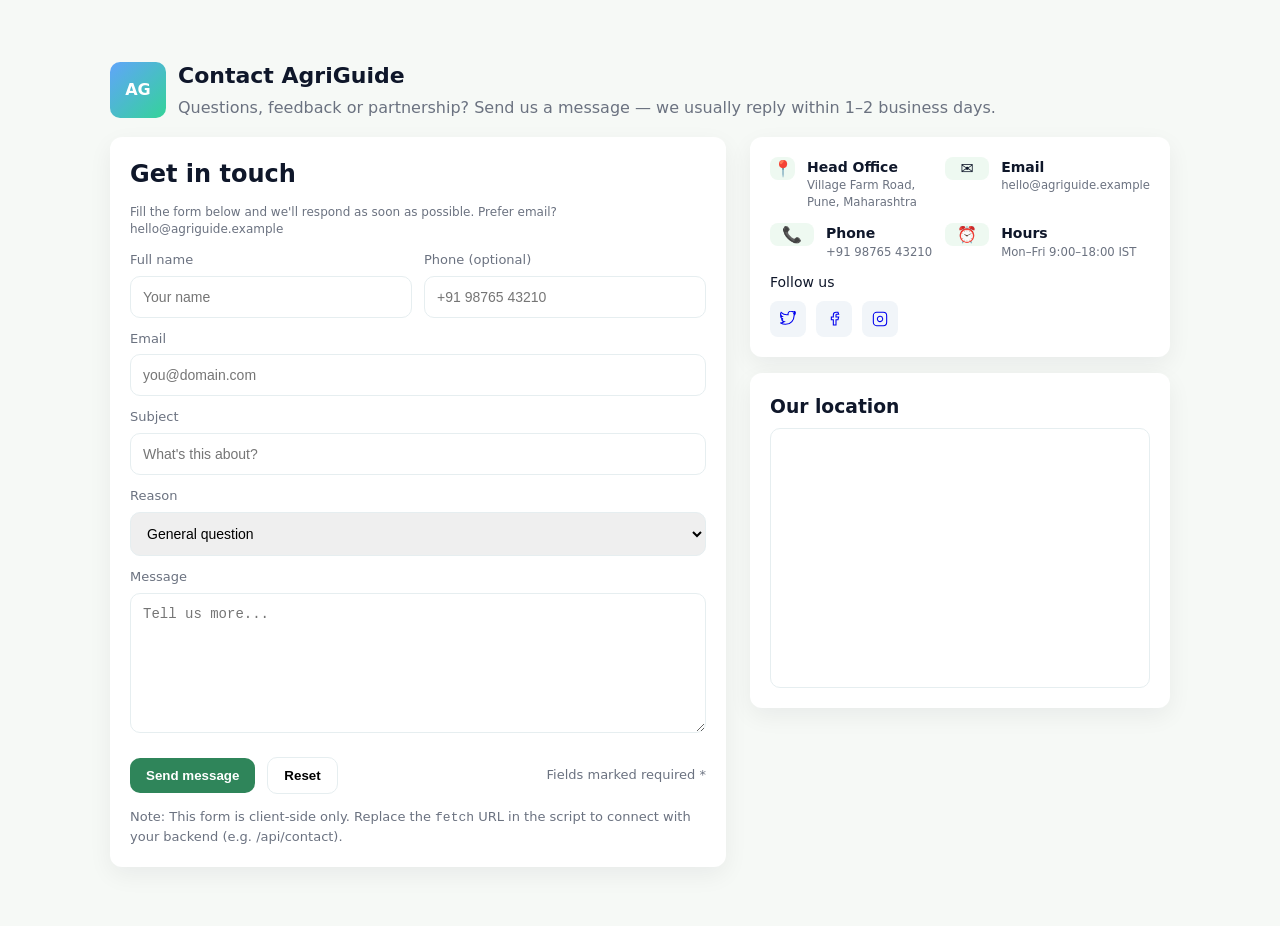
<file: agriguide/trial.html>
<!doctype html>
<html lang="en">
<head>
  <meta charset="utf-8" />
  <meta name="viewport" content="width=device-width, initial-scale=1" />
  <title>Contact — AgriGuide</title>
  <style>
    :root{
      --accent: #2f855a; /* green */
      --muted: #6b7280;
      --bg: #f6f9f6;
      --card: #ffffff;
      --radius: 12px;
      font-family: Inter, system-ui, -apple-system, "Segoe UI", Roboto, "Helvetica Neue", Arial;
    }
    *{box-sizing:border-box}
    body{margin:0;background:var(--bg);color:#0f172a;line-height:1.45}
    .container{max-width:1100px;margin:40px auto;padding:20px}

    header{display:flex;align-items:center;gap:16px;margin-bottom:18px}
    .brand{display:flex;gap:12px;align-items:center}
    .logo{width:56px;height:56px;border-radius:10px;background:linear-gradient(135deg,#60a5fa,#34d399);display:flex;align-items:center;justify-content:center;color:white;font-weight:700}
    h1{font-size:22px;margin:0}
    p.lead{margin:4px 0 0;color:var(--muted)}

    .grid{display:grid;grid-template-columns:1fr 420px;gap:24px}
    @media (max-width:980px){.grid{grid-template-columns:1fr;}}

    /* Card */
    .card{background:var(--card);border-radius:var(--radius);padding:20px;box-shadow:0 8px 24px rgba(15,23,42,0.06)}

    /* Form */
    form{display:flex;flex-direction:column;gap:12px}
    .row{display:flex;gap:12px}
    .row .field{flex:1}
    label{display:block;font-size:13px;color:var(--muted);margin-bottom:6px}
    input[type=text],input[type=email],input[type=tel],select,textarea{width:100%;padding:12px;border:1px solid #e6eef0;border-radius:10px;font-size:14px}
    textarea{min-height:140px;resize:vertical}
    .help{font-size:12px;color:var(--muted)}

    .actions{display:flex;gap:12px;align-items:center;margin-top:6px}
    .btn{cursor:pointer;padding:10px 16px;border-radius:10px;border:0;font-weight:600}
    .btn-primary{background:var(--accent);color:white}
    .btn-ghost{background:transparent;border:1px solid #e6eef0}

    /* Contact info */
    .info{display:grid;grid-template-columns:1fr 1fr;gap:12px;margin-bottom:12px}
    .info .item{display:flex;gap:12px;align-items:flex-start}
    .icon{width:44px;height:44;border-radius:8px;background:#eef9f1;display:flex;align-items:center;justify-content:center}
    .icon svg{width:20px;height:20}
    .meta{font-size:14px}
    .meta small{display:block;color:var(--muted)}

    /* Map */
    .mapwrap{height:260px;border-radius:10px;overflow:hidden;border:1px solid #e6eef0}

    /* Success message */
    .toast{position:fixed;right:20px;bottom:20px;background:#0f172a;color:white;padding:14px 18px;border-radius:10px;box-shadow:0 10px 30px rgba(15,23,42,0.2);display:none}

    /* small */
    .contact-card .title{font-weight:700;margin:0}
    .socials{display:flex;gap:10px;margin-top:8px}
    a.social{display:inline-flex;align-items:center;justify-content:center;width:36px;height:36px;border-radius:8px;background:#f1f5f9;text-decoration:none}

  </style>
</head>
<body>
  <div class="container">
    <header>
      <div class="brand">
        <div class="logo">AG</div>
        <div>
          <h1>Contact AgriGuide</h1>
          <p class="lead">Questions, feedback or partnership? Send us a message — we usually reply within 1–2 business days.</p>
        </div>
      </div>
    </header>

    <main class="grid">
      <!-- Left: Form -->
      <section class="card">
        <h2 style="margin-top:0;margin-bottom:6px">Get in touch</h2>
        <p class="help">Fill the form below and we'll respond as soon as possible. Prefer email? hello@agriguide.example</p>

        <form id="contactForm" novalidate>
          <div class="row">
            <div class="field">
              <label for="name">Full name</label>
              <input id="name" name="name" type="text" placeholder="Your name" required />
            </div>
            <div class="field">
              <label for="phone">Phone (optional)</label>
              <input id="phone" name="phone" type="tel" placeholder="+91 98765 43210" />
            </div>
          </div>

          <div>
            <label for="email">Email</label>
            <input id="email" name="email" type="email" placeholder="you@domain.com" required />
          </div>

          <div>
            <label for="subject">Subject</label>
            <input id="subject" name="subject" type="text" placeholder="What's this about?" required />
          </div>

          <div>
            <label for="reason">Reason</label>
            <select id="reason" name="reason">
              <option>General question</option>
              <option>Partnership / Collaboration</option>
              <option>Report a bug</option>
              <option>Media / Press</option>
              <option>Other</option>
            </select>
          </div>

          <div>
            <label for="message">Message</label>
            <textarea id="message" name="message" placeholder="Tell us more..." required></textarea>
          </div>

          <div class="actions">
            <button class="btn btn-primary" type="submit">Send message</button>
            <button class="btn btn-ghost" type="button" id="resetBtn">Reset</button>
            <div style="margin-left:auto;color:var(--muted);font-size:13px">Fields marked required *</div>
          </div>
        </form>

        <div style="margin-top:14px;font-size:13px;color:var(--muted)">Note: This form is client-side only. Replace the <code>fetch</code> URL in the script to connect with your backend (e.g. /api/contact).</div>
      </section>

      <!-- Right: Contact info & map -->
      <aside>
        <div class="card contact-card" style="margin-bottom:16px">
          <div class="info" style="margin-bottom:12px">
            <div class="item">
              <div class="icon" aria-hidden="true">📍</div>
              <div class="meta"><strong>Head Office</strong><small>Village Farm Road, Pune, Maharashtra</small></div>
            </div>
            <div class="item">
              <div class="icon" aria-hidden="true">✉️</div>
              <div class="meta"><strong>Email</strong><small>hello@agriguide.example</small></div>
            </div>
            <div class="item">
              <div class="icon" aria-hidden="true">📞</div>
              <div class="meta"><strong>Phone</strong><small>+91 98765 43210</small></div>
            </div>
            <div class="item">
              <div class="icon" aria-hidden="true">⏰</div>
              <div class="meta"><strong>Hours</strong><small>Mon–Fri 9:00–18:00 IST</small></div>
            </div>
          </div>

          <div>
            <p style="margin:0;font-size:14px">Follow us</p>
            <div class="socials">
              <a class="social" href="#" aria-label="Twitter"> <svg viewBox="0 0 24 24" width="16" height="16" fill="none" stroke="currentColor" stroke-width="1.6"><path d="M23 3a10.9 10.9 0 0 1-3.14 1.53A4.48 4.48 0 0 0 22.43.36a9 9 0 0 1-2.86 1.09A4.48 4.48 0 0 0 12 4.54c0 .35.04.69.12 1.02A12.88 12.88 0 0 1 1.64 2.15a4.48 4.48 0 0 0 1.39 5.99 4.44 4.44 0 0 1-2.03-.56v.06a4.48 4.48 0 0 0 3.58 4.4c-.63.17-1.3.19-1.95.07A4.48 4.48 0 0 0 6.7 16a9 9 0 0 1-5.57 1.92A12.74 12.74 0 0 0 8.29 20c8.29 0 12.84-6.87 12.84-12.82 0-.2 0-.39-.02-.58A9.15 9.15 0 0 0 23 3z"/></svg></a>
              <a class="social" href="#" aria-label="Facebook"> <svg viewBox="0 0 24 24" width="16" height="16" fill="none" stroke="currentColor" stroke-width="1.6"><path d="M18 2h-3a4 4 0 0 0-4 4v3H8v4h3v8h4v-8h3l1-4h-4V6a1 1 0 0 1 1-1h3z"/></svg></a>
              <a class="social" href="#" aria-label="Instagram"> <svg viewBox="0 0 24 24" width="16" height="16" fill="none" stroke="currentColor" stroke-width="1.6"><rect x="2" y="2" width="20" height="20" rx="5" ry="5"/><path d="M16 11.37A4 4 0 1 1 12.63 8 4 4 0 0 1 16 11.37z"/><line x1="17.5" y1="6.5" x2="17.5" y2="6.5"/></svg></a>
            </div>
          </div>
        </div>

        <div class="card mapcard">
          <h3 style="margin-top:0;margin-bottom:8px">Our location</h3>
          <div class="mapwrap">
            <!-- Replace src with real Google Maps embed or other map provider -->
            <iframe src="https://www.google.com/maps/embed?pb=!1m18!1m12!1m3!1d3782.0" width="100%" height="100%" style="border:0;" allowfullscreen loading="lazy"></iframe>
          </div>
        </div>
      </aside>
    </main>
  </div>

  <div id="toast" class="toast" role="status" aria-live="polite">Message sent — thanks! We'll contact you soon.</div>

  <script>
    const form = document.getElementById('contactForm');
    const toast = document.getElementById('toast');
    const resetBtn = document.getElementById('resetBtn');

    resetBtn.addEventListener('click', ()=>{form.reset();});

    function showToast(msg='Message sent — thanks!'){
      toast.textContent = msg; toast.style.display='block';
      setTimeout(()=>{toast.style.display='none'},4000);
    }

    function validateEmail(email){
      return /^[^\s@]+@[^\s@]+\.[^\s@]+$/.test(email);
    }

    form.addEventListener('submit', async (e)=>{
      e.preventDefault();
      const data = new FormData(form);
      const payload = Object.fromEntries(data.entries());

      // Basic client-side validation
      if(!payload.name || !payload.email || !payload.subject || !payload.message){
        alert('Please fill the required fields.');
        return;
      }
      if(!validateEmail(payload.email)){
        alert('Please enter a valid email address.');
        return;
      }

      // Show optimistic feedback
      showToast('Sending message...');

      try{
        // Replace the URL below with your real endpoint
        const res = await fetch('/api/contact', {
          method: 'POST',
          headers:{'Content-Type':'application/json'},
          body: JSON.stringify(payload)
        });

        if(res.ok){
          showToast('Message sent — thanks! We will reply soon.');
          form.reset();
        } else {
          // If no backend, simulate success
          showToast('Message queued locally (no backend configured).');
          form.reset();
        }
      } catch(err){
        console.error(err);
        showToast('Could not send message (network). Your message is saved locally.');
        // optionally store in localStorage for retry
        const pending = JSON.parse(localStorage.getItem('pendingMessages')||'[]');
        pending.push(payload);
        localStorage.setItem('pendingMessages', JSON.stringify(pending));
      }
    });
  </script>
</body>
</html>
</file>
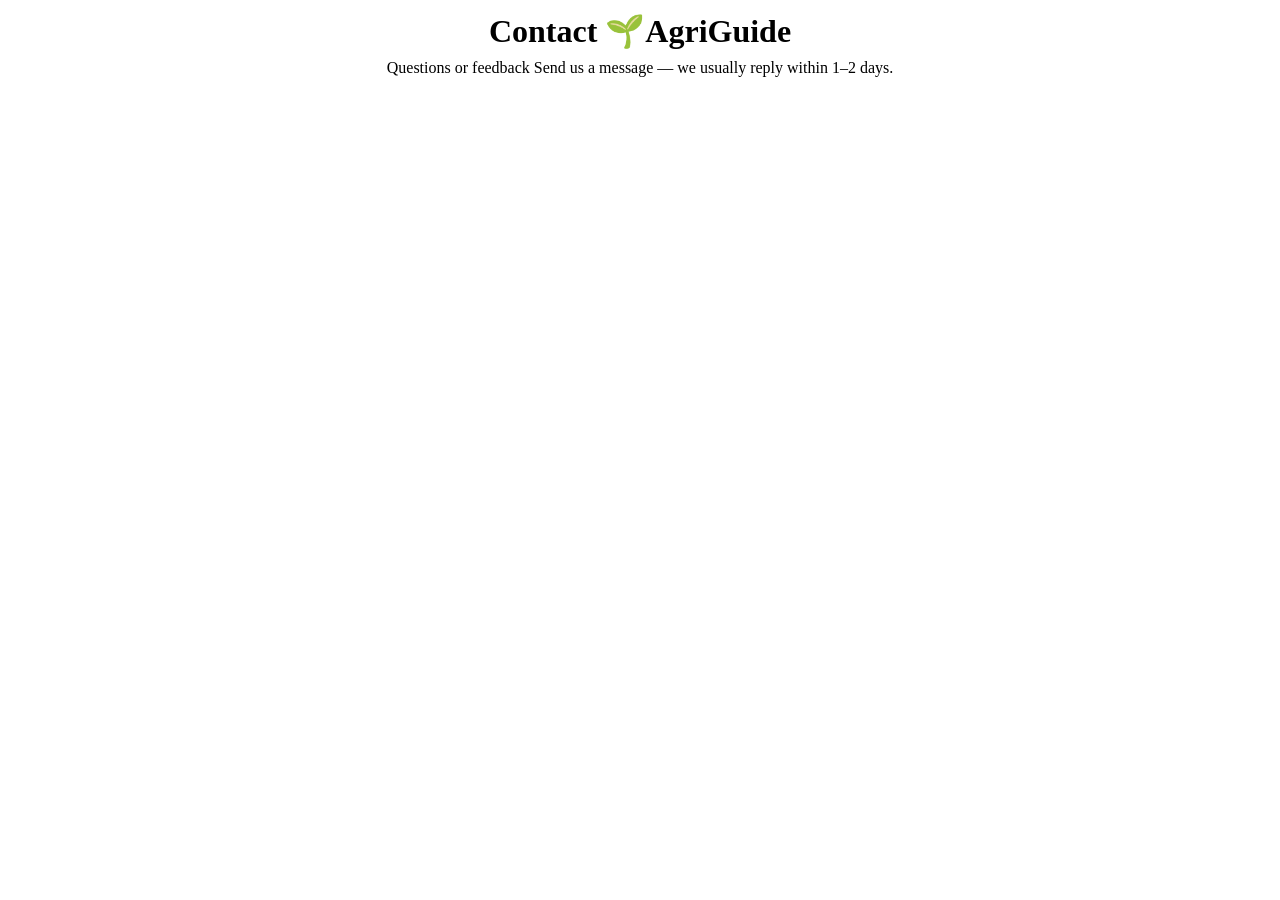
<file: agriguide/index/contact.html>
<!DOCTYPE html>
<html lang="en">
<head>
    <meta charset="UTF-8">
    <meta name="viewport" content="width=device-width, initial-scale=1.0">
    <title>Contact</title>
    <style>
        #ch1{
            line-height: 20px;
        }
        #cp{
            line-height: 10px;
        }
    </style>
</head>
<body>
    <center>
        <h1 id="ch1">Contact 🌱AgriGuide</h1>
        <p id="cp" >Questions or feedback Send us a message — we usually reply within 1–2 days.</p>
    </center>
    
</body>
</html>
</file>
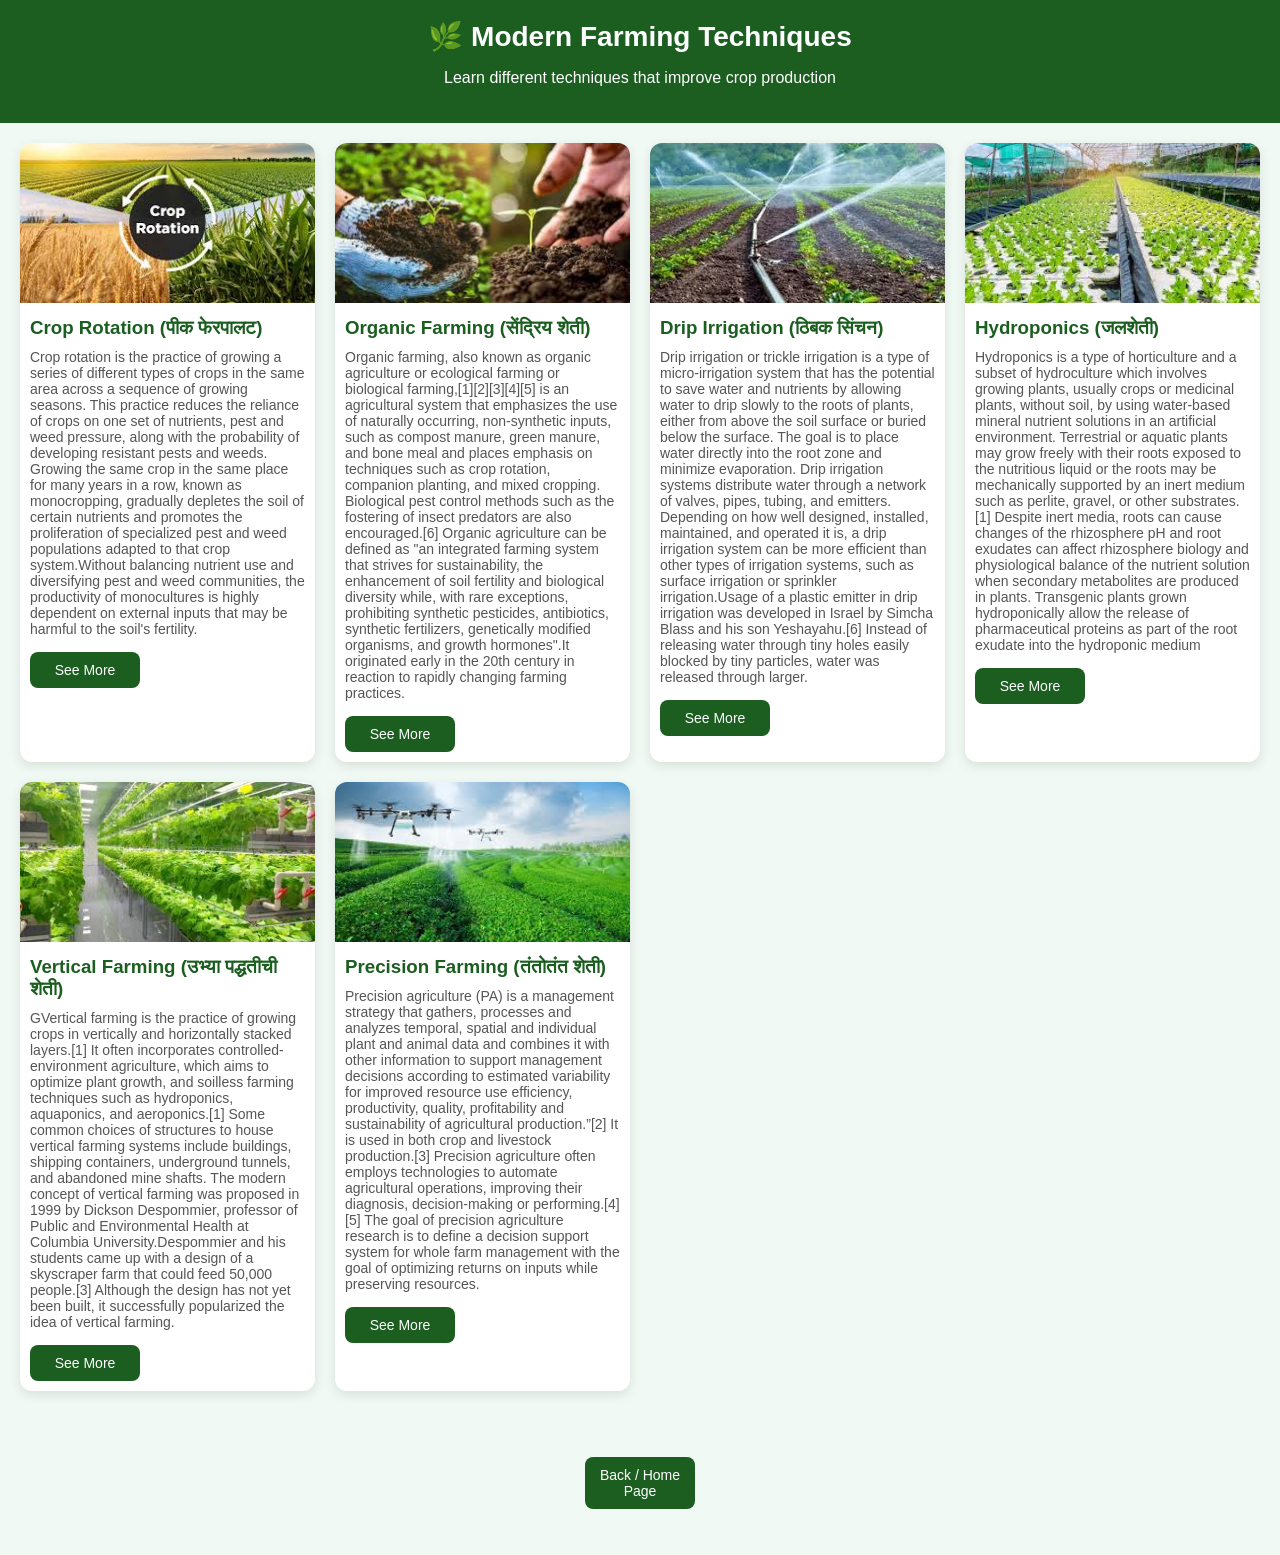
<file: agriguide/index/farming_tech.html>
<!DOCTYPE html>
<html lang="en">
<head>
  <meta charset="UTF-8">
  <meta name="viewport" content="width=device-width, initial-scale=1.0">
  <title>🌱 Agriguide Farming Techniques</title>
  <link rel="stylesheet" href="../style/farming_tech.css">
</head>
<body>

  <header>
    <h1>🌿 Modern Farming Techniques</h1>
    <p>Learn different techniques that improve crop production</p>
  </header>

  <div class="container">
    <div class="card">
      <img src="[data-uri]" alt="Crop Rotation">
      <h3>Crop Rotation (पीक फेरपालट)</h3>
      <p>Crop rotation is the practice of growing a series of different types of crops in the same area across a sequence of growing seasons. This practice reduces the reliance of crops on one set of nutrients, pest and weed pressure, along with the probability of developing resistant pests and weeds.

Growing the same crop in the same place for many years in a row, known as monocropping, gradually depletes the soil of certain nutrients and promotes the proliferation of specialized pest and weed populations adapted to that crop system.Without balancing nutrient use and diversifying pest and weed communities, the productivity of monocultures is highly dependent on external inputs that may be harmful to the soil's fertility. </p>
    <a href="#" class="btn">See More</a>
    </div>

    <div class="card">
      <img src="[data-uri]" alt="Organic Farming">
      <h3>Organic Farming (सेंद्रिय शेती)</h3>
      <p>Organic farming, also known as organic agriculture or ecological farming or biological farming,[1][2][3][4][5] is an agricultural system that emphasizes the use of naturally occurring, non-synthetic inputs, such as compost manure, green manure, and bone meal and places emphasis on techniques such as crop rotation, companion planting, and mixed cropping. Biological pest control methods such as the fostering of insect predators are also encouraged.[6] Organic agriculture can be defined as "an integrated farming system that strives for sustainability, the enhancement of soil fertility and biological diversity while, with rare exceptions, prohibiting synthetic pesticides, antibiotics, synthetic fertilizers, genetically modified organisms, and growth hormones".It originated early in the 20th century in reaction to rapidly changing farming practices.</p>
      <a href="#" class="btn">See More</a>
    </div>

    <div class="card">
      <img src="[data-uri]" alt="Irrigation">
      <h3>Drip Irrigation (ठिबक सिंचन)</h3>
      <p>Drip irrigation or trickle irrigation is a type of micro-irrigation system that has the potential to save water and nutrients by allowing water to drip slowly to the roots of plants, either from above the soil surface or buried below the surface. The goal is to place water directly into the root zone and minimize evaporation. Drip irrigation systems distribute water through a network of valves, pipes, tubing, and emitters. Depending on how well designed, installed, maintained, and operated it is, a drip irrigation system can be more efficient than other types of irrigation systems, such as surface irrigation or sprinkler irrigation.Usage of a plastic emitter in drip irrigation was developed in Israel by Simcha Blass and his son Yeshayahu.[6] Instead of releasing water through tiny holes easily blocked by tiny particles, water was released through larger.</p>
      <a href="#" class="btn">See More</a>
    </div>

    <div class="card">
      <img src="[data-uri]" alt="Hydroponics">
      <h3>Hydroponics (जलशेती)</h3>
      <p>Hydroponics is a type of horticulture and a subset of hydroculture which involves growing plants, usually crops or medicinal plants, without soil, by using water-based mineral nutrient solutions in an artificial environment. Terrestrial or aquatic plants may grow freely with their roots exposed to the nutritious liquid or the roots may be mechanically supported by an inert medium such as perlite, gravel, or other substrates.[1]

Despite inert media, roots can cause changes of the rhizosphere pH and root exudates can affect rhizosphere biology and physiological balance of the nutrient solution when secondary metabolites are produced in plants. Transgenic plants grown hydroponically allow the release of pharmaceutical proteins as part of the root exudate into the hydroponic medium</p>
      <a href="#" class="btn">See More</a>
    </div>

    <div class="card">
      <img src="[data-uri]" alt="Vertical Farming">
      <h3>Vertical Farming (उभ्या पद्धतीची शेती)</h3>
      <p>GVertical farming is the practice of growing crops in vertically and horizontally stacked layers.[1] It often incorporates controlled-environment agriculture, which aims to optimize plant growth, and soilless farming techniques such as hydroponics, aquaponics, and aeroponics.[1] Some common choices of structures to house vertical farming systems include buildings, shipping containers, underground tunnels, and abandoned mine shafts.

The modern concept of vertical farming was proposed in 1999 by Dickson Despommier, professor of Public and Environmental Health at Columbia University.Despommier and his students came up with a design of a skyscraper farm that could feed 50,000 people.[3] Although the design has not yet been built, it successfully popularized the idea of vertical farming.</p>
      <a href="#" class="btn">See More</a>
    </div>

    <div class="card">
      <img src="[data-uri]" alt="Precision Farming">
      <h3>Precision Farming (तंतोतंत शेती)</h3>
      <p>Precision agriculture (PA) is a management strategy that gathers, processes and analyzes temporal, spatial and individual plant and animal data and combines it with other information to support management decisions according to estimated variability for improved resource use efficiency, productivity, quality, profitability and sustainability of agricultural production.”[2] It is used in both crop and livestock production.[3] Precision agriculture often employs technologies to automate agricultural operations, improving their diagnosis, decision-making or performing.[4][5] The goal of precision agriculture research is to define a decision support system for whole farm management with the goal of optimizing returns on inputs while preserving resources.</p>
      <a href="#" class="btn">See More</a>
    </div>
  </div>
  <div>
    <br><br>
    <center>
      <a href="./home.html" class="btn">Back / Home Page</a>
    </center>
    <br><br>
  </div>

<script src="../script/farming_tech.js"></script>

</body>
</html>
</file>
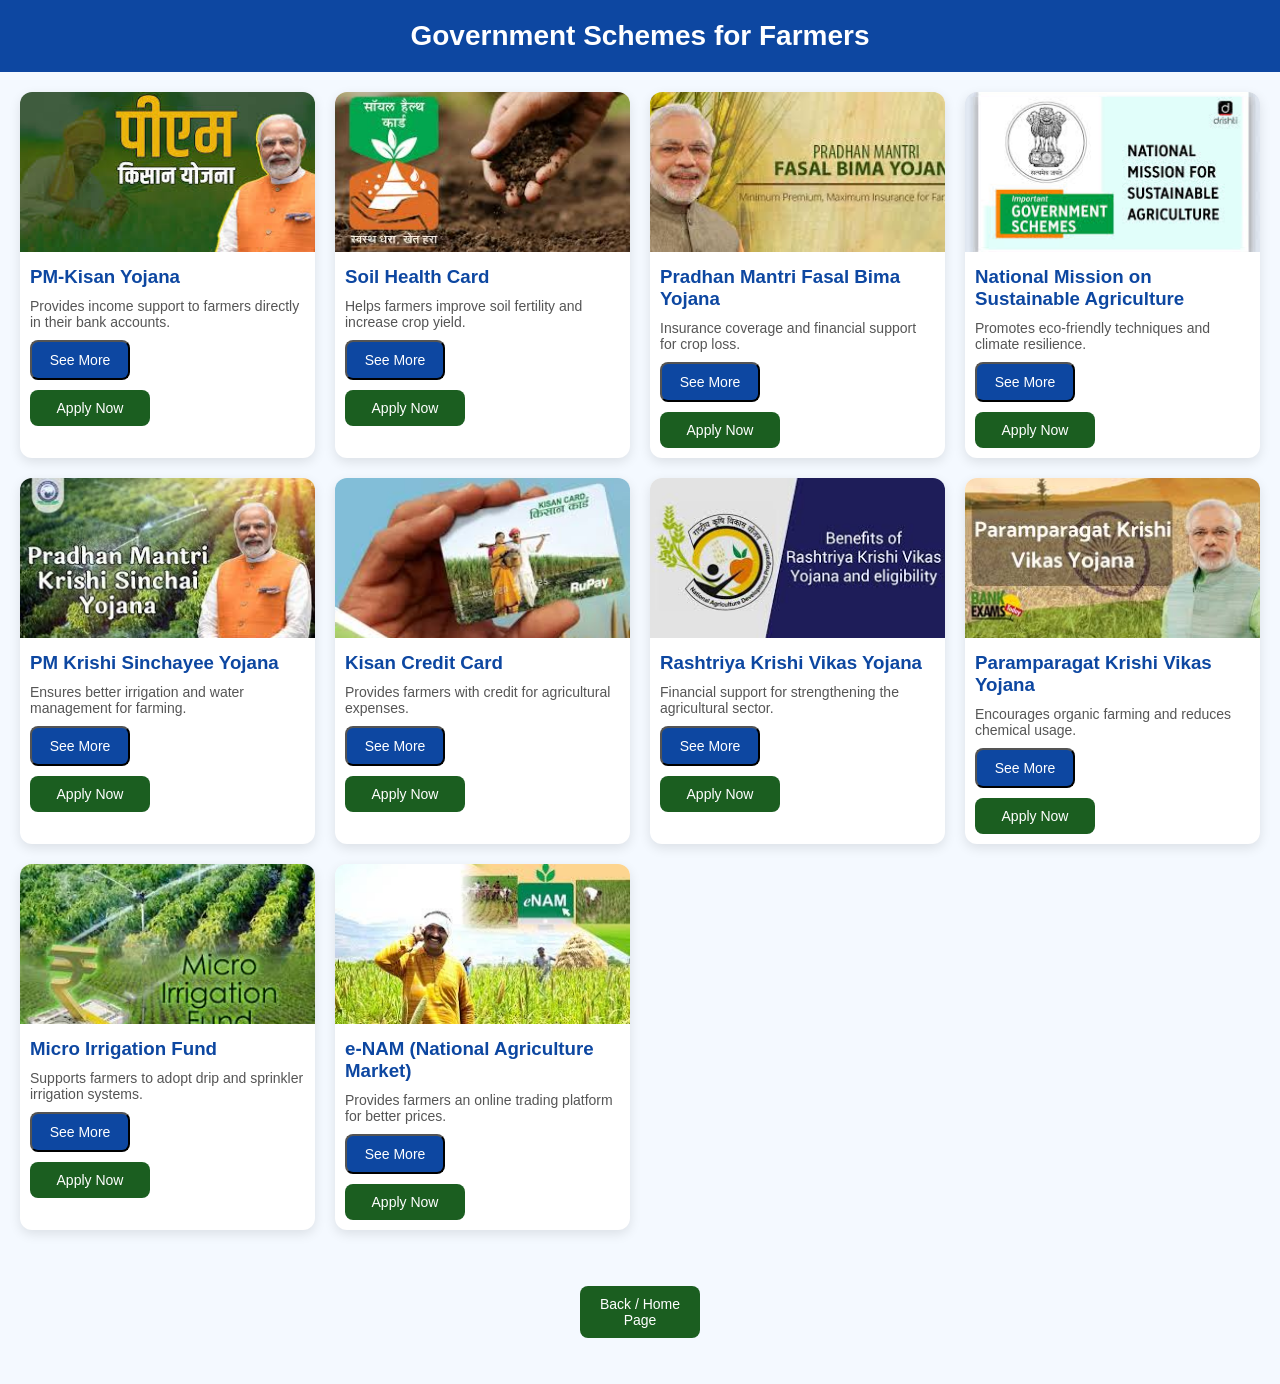
<file: agriguide/index/gov_schemes.html>
<!DOCTYPE html>
<html lang="en">
<head>
  <meta charset="UTF-8">
  <meta name="viewport" content="width=device-width, initial-scale=1.0">
  <title>🌱 Agriguide Government Schemes</title>
  <link rel="stylesheet" href="../style/gov_schemes.css">
</head>
<body>
  <header>
    <h1>Government Schemes for Farmers</h1>
  </header>

  <section class="container">
    <!-- Scheme 1 -->
    <div class="card">
      <img src="[data-uri]" alt="Scheme 1">
      <h3>PM-Kisan Yojana</h3>
      <p>Provides income support to farmers directly in their bank accounts.</p>
      <button class="btn">See More</button>
      <div class="details">Under PM-Kisan, eligible farmers receive ₹6000 annually in three installments directly to their bank accounts, ensuring financial stability for small and marginal farmers.The Pradhan Mantri Kisan Samman Nidhi (PM-KISAN) is a Central Sector Scheme of the Indian government that provides financial support to all landholding farmer families across the country. The scheme was launched in 2019, but came into effect from December 1, 2018.</div>
      <a href="https://pmkisan.gov.in/" target="_blank" class="apply-btn">Apply Now</a>
    </div>

    <!-- Scheme 2 -->
    <div class="card">
      <img src="[data-uri]" alt="Scheme 2">
      <h3>Soil Health Card</h3>
      <p>Helps farmers improve soil fertility and increase crop yield.</p>
      <button class="btn">See More</button>
      <div class="details">The Soil Health Card scheme provides farmers with detailed reports about nutrient status of soil, along with recommendations for appropriate fertilizers.The Soil Health Card Scheme was launched by the Government of India in 2015 under the Ministry of Agriculture & Farmers’ Welfare. The main objective of the scheme is to provide farmers with soil health cards that contain detailed information about the nutrient status of their soil. These cards are issued once every two years and help farmers understand the condition of their land. The card also provides crop-wise recommendations for the appropriate use of fertilizers and soil amendments, ensuring that farmers use inputs in a balanced and efficient way.</div>
      <a href="https://soilhealth.dac.gov.in/" target="_blank" class="apply-btn">Apply Now</a>
    </div>

    <!-- Scheme 3 -->
    <div class="card">
      <img src="[data-uri]" alt="Scheme 3">
      <h3>Pradhan Mantri Fasal Bima Yojana</h3>
      <p>Insurance coverage and financial support for crop loss.</p>
      <button class="btn">See More</button>
      <div class="details">This scheme offers affordable crop insurance with low premium rates, covering losses due to natural calamities, pests, and diseases.Pradhan Mantri Fasal Bima Yojana (PMFBY) is a crop insurance scheme launched by the Government of India in 2016 to provide financial support to farmers in case of crop losses due to natural calamities, pests, and diseases. The scheme aims to stabilize the income of farmers and ensure their continuous investment in agriculture. Under PMFBY, farmers pay a nominal premium, and the government bears the remaining risk coverage.</div>
      <a href="https://pmfby.gov.in/" target="_blank" class="apply-btn">Apply Now</a>
    </div>

    <!-- Scheme 4 -->
    <div class="card">
      <img src="[data-uri]" alt="Scheme 4">
      <h3>National Mission on Sustainable Agriculture</h3>
      <p>Promotes eco-friendly techniques and climate resilience.</p>
      <button class="btn">See More</button>
      <div class="details">Focuses on promoting integrated farming, soil health management, water-use efficiency, and climate-resilient practices.The National Mission on Sustainable Agriculture (NMSA) was launched by the Government of India under the National Action Plan on Climate Change to promote climate-resilient and sustainable farming practices. The mission aims to enhance agricultural productivity, maintain soil health, conserve water, and adopt eco-friendly technologies. NMSA focuses on integrated farming systems, soil health management, water-use efficiency, and promotion of crop diversification.</div>
      <a href="https://nmsa.dac.gov.in/" target="_blank" class="apply-btn">Apply Now</a>
    </div>

    <!-- Scheme 5 -->
    <div class="card">
      <img src="[data-uri]" alt="Scheme 5">
      <h3>PM Krishi Sinchayee Yojana</h3>
      <p>Ensures better irrigation and water management for farming.</p>
      <button class="btn">See More</button>
      <div class="details">The scheme promotes efficient water use through 'Per Drop More Crop', watershed development, and improved irrigation facilities.Pradhan Mantri Krishi Sinchayee Yojana (PMKSY) is an initiative launched by the Government of India to ensure better irrigation facilities and efficient water management for farmers. The scheme aims to expand cultivable area under assured irrigation, improve water-use efficiency, and promote “Per Drop More Crop” through various interventions like micro-irrigation and watershed development.</div>
      <a href="https://pmksy.gov.in/" target="_blank" class="apply-btn">Apply Now</a>
    </div>

    <!-- Scheme 6 -->
    <div class="card">
      <img src="[data-uri]" alt="Scheme 6">
      <h3>Kisan Credit Card</h3>
      <p>Provides farmers with credit for agricultural expenses.</p>
      <button class="btn">See More</button>
      <div class="details">The KCC scheme offers short-term credit support at low interest rates, helping farmers meet crop production needs and emergencies.The Kisan Credit Card (KCC) scheme was introduced by the Government of India to provide short-term credit support to farmers for their agricultural and allied activities. It aims to ensure that farmers have timely access to affordable credit to meet their crop production costs, purchase inputs like seeds and fertilizers, and manage other farm-related expenses.</div>
      <a href="https://www.myscheme.gov.in/schemes/kcc" target="_blank" class="apply-btn">Apply Now</a>
    </div>

    <!-- Scheme 7 -->
    <div class="card">
      <img src="[data-uri]" alt="Scheme 7">
      <h3>Rashtriya Krishi Vikas Yojana</h3>
      <p>Financial support for strengthening the agricultural sector.</p>
      <button class="btn">See More</button>
      <div class="details">RKVY provides grants to states for holistic growth in agriculture and allied sectors, encouraging local projects and innovations.Rashtriya Krishi Vikas Yojana (RKVY) is a centrally sponsored scheme launched by the Government of India to promote holistic growth and development in the agriculture and allied sectors. The main objective of RKVY is to provide states with flexibility and resources to plan and implement initiatives that improve agricultural productivity, promote modern farming techniques, and ensure sustainable development.</div>
      <a href="https://rkvy.nic.in/" target="_blank" class="apply-btn">Apply Now</a>
    </div>

    <!-- Scheme 8 -->
    <div class="card">
      <img src="[data-uri]" alt="Scheme 8">
      <h3>Paramparagat Krishi Vikas Yojana</h3>
      <p>Encourages organic farming and reduces chemical usage.</p>
      <button class="btn">See More</button>
      <div class="details">The scheme promotes cluster-based organic farming, certification, and marketing support for farmers shifting to organic methods.Paramparagat Krishi Vikas Yojana (PKVY) is a scheme launched by the Government of India to promote organic farming and reduce the use of chemical fertilizers and pesticides. The main aim of the scheme is to encourage farmers to adopt eco-friendly and sustainable agricultural practices by forming clusters of farmers for organic cultivation.</div>
      <a href="https://pgsindia-ncof.gov.in/" target="_blank" class="apply-btn">Apply Now</a>
    </div>

    <!-- Scheme 9 -->
    <div class="card">
      <img src="[data-uri]" alt="Scheme 9">
      <h3>Micro Irrigation Fund</h3>
      <p>Supports farmers to adopt drip and sprinkler irrigation systems.</p>
      <button class="btn">See More</button>
      <div class="details">The fund helps farmers adopt modern micro-irrigation practices, improving water-use efficiency and crop productivity.Under MIF, financial assistance is provided to farmers, state governments, and implementing agencies to promote the adoption of micro-irrigation practices. The scheme also focuses on capacity building, awareness programs, and technology support to ensure proper installation and maintenance of irrigation systems. By improving water management at the farm level, MIF helps farmers achieve higher yields and supports sustainable agricultural development.</div>
      <a href="https://www.nabard.org/" target="_blank" class="apply-btn">Apply Now</a>
    </div>

    <!-- Scheme 10 -->
    <div class="card">
      <img src="[data-uri]" alt="Scheme 10">
      <h3>e-NAM (National Agriculture Market)</h3>
      <p>Provides farmers an online trading platform for better prices.</p>
      <button class="btn">See More</button>
      <div class="details">e-NAM integrates markets across India digitally, allowing farmers to sell their produce online and get better price discovery.Under e-NAM, multiple mandis (agricultural markets) are integrated digitally, allowing farmers to sell their produce online to buyers from different regions. The platform also provides real-time information on commodity prices, demand-supply trends, and quality parameters. By promoting efficient marketing and reducing intermediaries, e-NAM helps farmers get fair prices for their crops and enhances overall agricultural profitability.</div>
      <a href="https://enam.gov.in/web/" target="_blank" class="apply-btn">Apply Now</a>
    </div>
  </section>
  <div>
    <br><br>
    <center>
      <a href="./home.html" class="apply-btn">Back / Home Page</a>
    </center>
    <br>
    <br>
    </div>
  <script src="../script/gov_schemes.js"></script>
</body>
</html>
</file>
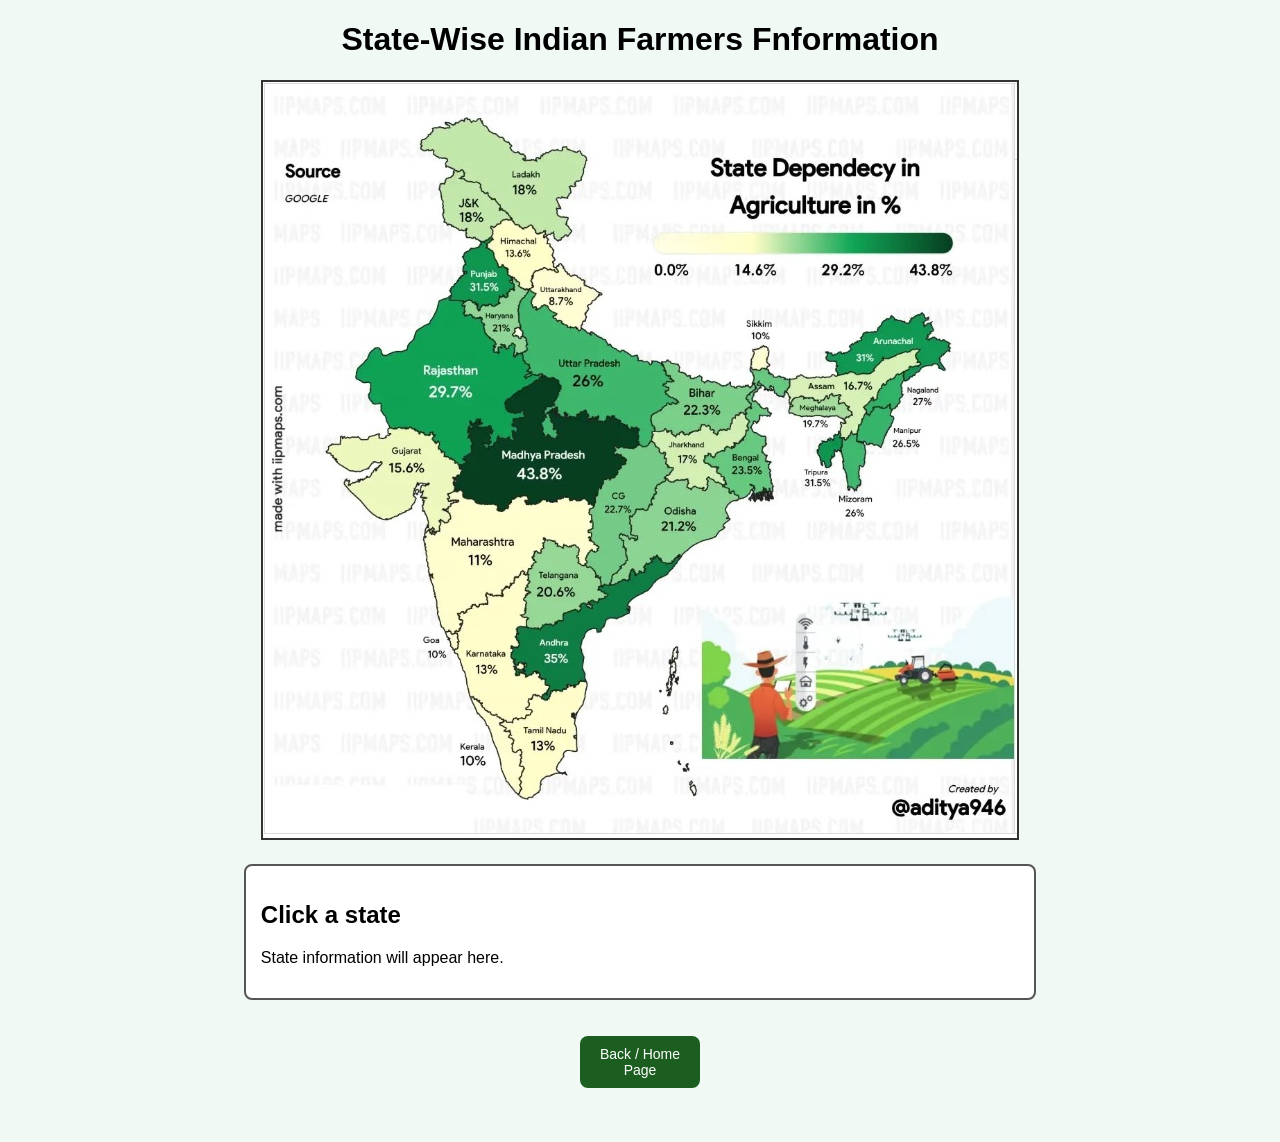
<file: agriguide/index/india_map.html>
<!DOCTYPE html>
<html lang="en">
<head>
    <meta charset="UTF-8">
    <meta name="viewport" content="width=device-width, initial-scale=1.0">
    <title>🌱 Agriguide Indian Map</title>
    <link rel="stylesheet" href="../style/india_map.css">
</head>
<body>
    <!-- Agriculcture Map -->
     <h1>State-Wise Indian Farmers Fnformation </h1>

  <!-- Map Image -->
  <img src="../media/India Map Points.jpg" alt="India Map" usemap="#india">

  <!-- Define clickable areas -->
  <map name="india">
    <!-- Example areas (coords are dummy, replace with real ones) -->
    <area shape="rect" coords="161,451,267,488" href="#" alt="Maharashtra" onclick="showInfo('Maharashtra')">
    <area shape="rect" coords="187,420,327,447" href="#" alt="Maharashtra" onclick="showInfo('Maharashtra')">
    <area shape="rect" coords="166,490,237,510" href="#" alt="Maharashtra" onclick="showInfo('Maharashtra')">

    <area shape="rect" coords="181,550,194,568" href="#" alt="Goa" onclick="showInfo('Goa')">
    
    <area shape="rect" coords="197,530,251,594" href="#" alt="Karnataka" onclick="showInfo('Karnataka')">
    <area shape="rect" coords="203,594,278,614" href="#" alt="Karnataka" onclick="showInfo('Karnataka')">
    <area shape="rect" coords="224,615,267,631" href="#" alt="Karnataka" onclick="showInfo('Karnataka')">
    <area shape="rect" coords="224,514,262,529" href="#" alt="Karnataka" onclick="showInfo('Karnataka')">

    <area shape="rect" coords="220,632,235,648" href="#" alt="Kerala" onclick="showInfo('Kerala')">
    <area shape="rect" coords="228,648,250,667" href="#" alt="Kerala" onclick="showInfo('Kerala')">
    <area shape="rect" coords="238,667,255,711" href="#" alt="Kerala" onclick="showInfo('Kerala')">

    <area shape="rect" coords="267,615,313,667" href="#" alt="Tamilnadu" onclick="showInfo('Tamilnadu')">
    <area shape="rect" coords="259,671,300,690" href="#" alt="Tamilnadu" onclick="showInfo('Tamilnadu')">
    <area shape="rect" coords="249,637,267,670" href="#" alt="Tamilnadu" onclick="showInfo('Tamilnadu')">
    <area shape="rect" coords="258,692,276,715" href="#" alt="Tamilnadu" onclick="showInfo('Tamilnadu')">

    <area shape="rect" coords="253,547,322,593" href="#" alt="Andhra" onclick="showInfo('Andhra')">

    <area shape="rect" coords="268,474,322,526" href="#" alt="Telangana" onclick="showInfo('Telangana')">

    <area shape="rect" coords="119,248,222,335" href="#" alt="Rajasthan" onclick="showInfo('Rajasthan')">

    <area shape="rect" coords="83,355,178,435" href="#" alt="Gujarat" onclick="showInfo('Gujarat')">

    <area shape="rect" coords="208,356,331,419" href="#" alt="MP" onclick="showInfo('MP')">

    <area shape="rect" coords="289,270,398,329" href="#" alt="UP" onclick="showInfo('UP')">

    <area shape="rect" coords="392,404,461,472" href="#" alt="Odisha" onclick="showInfo('Odisha')">

    <area shape="rect" coords="331,412,368,451" href="#" alt="Chhattisgarh" onclick="showInfo('Chhattisgarh')">
    <area shape="rect" coords="354,387,392,409" href="#" alt="Chhattisgarh" onclick="showInfo('Chhattisgarh')">

    <area shape="rect" coords="403,350,452,395" href="#" alt="Jharkhand" onclick="showInfo('Jharkhand')">

    <area shape="rect" coords="462,365,505,413" href="#" alt="Bengal" onclick="showInfo('Bengal')">

    <area shape="rect" coords="408,299,468,348" href="#" alt="Bihar" onclick="showInfo('Bihar')">

    <area shape="rect" coords="219,224,256,243" href="#" alt="Haryana" onclick="showInfo('Haryana')">
    <area shape="rect" coords="228,243,248,262" href="#" alt="Haryana" onclick="showInfo('Haryana')">

    <area shape="rect" coords="251,246,261,255" href="#" alt="Delhi" onclick="showInfo('Delhi')">

    <area shape="rect" coords="200,179,235,219" href="#" alt="Panjab" onclick="showInfo('Panjab')">

    <area shape="rect" coords="272,188,323,227" href="#" alt="Uttarakhand" onclick="showInfo('Uttarakhand')">

    <area shape="rect" coords="231,144,290,183" href="#" alt="Himachal" onclick="showInfo('Himachal')">

    <area shape="rect" coords="175,106,230,158" href="#" alt="JK" onclick="showInfo('JK')">

    <area shape="rect" coords="229,69,318,121" href="#" alt="Ladakh" onclick="showInfo('Ladakh')">

    <area shape="rect" coords="146,267,507,288" href="#" alt="Sikkim" onclick="showInfo('Sikkim')">

    <area shape="rect" coords="219,224,256,243" href="#" alt="Haryana" onclick="showInfo('Haryana')">

  </map>

  <!-- Info box -->
  <div id="infoBox">
    <h2 id="stateName">Click a state</h2>
    <p id="stateInfo">State information will appear here.</p>
  </div>
  <div>
    <br><br>
    <center>
      <a href="./home.html" class="apply-btn">Back / Home Page</a>
    </center>
    <br>
    <br>
    </div>
  <script src="../script/india_map.js"></script>
</body>
</html>
</file>
<file: agriguide/style/farming_tech.css>
body {
      margin: 0;
      font-family: Arial, sans-serif;
      background: #f0f9f4;
    }

    header {
      background: #1b5e20;
      color: #fff;
      text-align: center;
      padding: 20px;
    }

    header h1 {
      margin: 0;
      font-size: 28px;
    }

    .container {
        display: grid;
        grid-template-columns: repeat(4, 1fr); /* एका row मध्ये 4 बॉक्स */
        gap: 20px;
        padding: 20px;
    }

    .card {
      background: #fff;
      border-radius: 12px;
      overflow: hidden;
      box-shadow: 0 4px 12px rgba(0,0,0,0.1);
      transform: translateY(50px);
      opacity: 0;
      transition: all 0.6s ease;
    }

    .card.show {
      transform: translateY(0);
      opacity: 1;
    }

    .card img {
      width: 100%;
      height: 160px;
      object-fit: cover;
    }

    .card h3 {
      margin: 10px;
      color: #1b5e20;
    }

    .card p {
      margin: 0 10px 15px;
      font-size: 14px;
      color: #555;
    }
    .btn {
      display: block;
      width:90px;
      margin: 10px;
      padding: 10px;
      text-align: center;
      background: #1b5e20;
      color: white;
      border-radius: 8px;
      text-decoration: none;
      font-size: 14px;
      transition: background 0.3s;
    }

    .btn:hover {
      background: #2e7d32;
    }
</file>
<file: agriguide/style/gov_schemes.css>
body {
      margin: 0;
      font-family: Arial, sans-serif;
      background: #f4f9ff;
    }

    header {
      background: #0d47a1;
      color: #fff;
      text-align: center;
      padding: 20px;
    }

    header h1 {
      margin: 0;
      font-size: 28px;
    }

    .container {
      display: grid;
      grid-template-columns: repeat(4, 1fr);
      gap: 20px;
      padding: 20px;
    }

    .card {
      background: #fff;
      border-radius: 12px;
      overflow: hidden;
      box-shadow: 0 4px 12px rgba(0,0,0,0.1);
      transform: translateY(50px);
      opacity: 0;
      transition: all 0.6s ease;
    }

    .card.show {
      transform: translateY(0);
      opacity: 1;
    }

    .card img {
      width: 100%;
      height: 160px;
      object-fit: cover;
    }

    .card h3 {
      margin: 10px;
      color: #0d47a1;
    }

    .card p {
      margin: 0 10px 10px;
      font-size: 14px;
      color: #555;
    }

    .btn {
      display: block;
      width: 100px;
      margin: 10px;
      padding: 10px;
      text-align: center;
      background: #0d47a1;
      color: white;
      border-radius: 8px;
      text-decoration: none;
      font-size: 14px;
      transition: background 0.3s;
      cursor: pointer;
    }

    .btn:hover {
      background: #1565c0;
    }

    .apply-btn {
      display: block;
      width: 100px;
      margin: 10px;
      margin-top: 0;
      padding: 10px;
      text-align: center;
      background: #1b5e20;
      color: white;
      border-radius: 8px;
      text-decoration: none;
      font-size: 14px;
      transition: background 0.3s;
      cursor: pointer;
    }

    .apply-btn:hover {
      background: #2e7d32;
    }

    .details {
      max-height: 0;
      overflow: hidden;
      transition: max-height 0.5s ease;
      padding: 0 10px;
      color: #333;
      font-size: 13px;
    }

    .details.open {
      max-height: 200px;
      margin-bottom: 10px;
    }
</file>
<file: agriguide/style/india_map.css>
/* Agriculcture Map */
    body { font-family: Arial, sans-serif; text-align: center; background: #f0f9f4; }
    img { max-width: 100%; height: auto; border: 2px solid #333; }
    #infoBox {
      margin-top: 20px; 
      padding: 15px;
      border: 2px solid #555;
      border-radius: 8px;
      background: #fff;
      width: 60%;
      margin-left: auto;
      margin-right: auto;
      text-align: left;
    }
   .apply-btn {
      display: block;
      width: 100px;
      margin: 10px;
      margin-top: 0;
      padding: 10px;
      text-align: center;
      background: #1b5e20;
      color: white;
      border-radius: 8px;
      text-decoration: none;
      font-size: 14px;
      transition: background 0.3s;
      cursor: pointer;
    }

    .apply-btn:hover {
      background: #2e7d32;
    }
</file>
